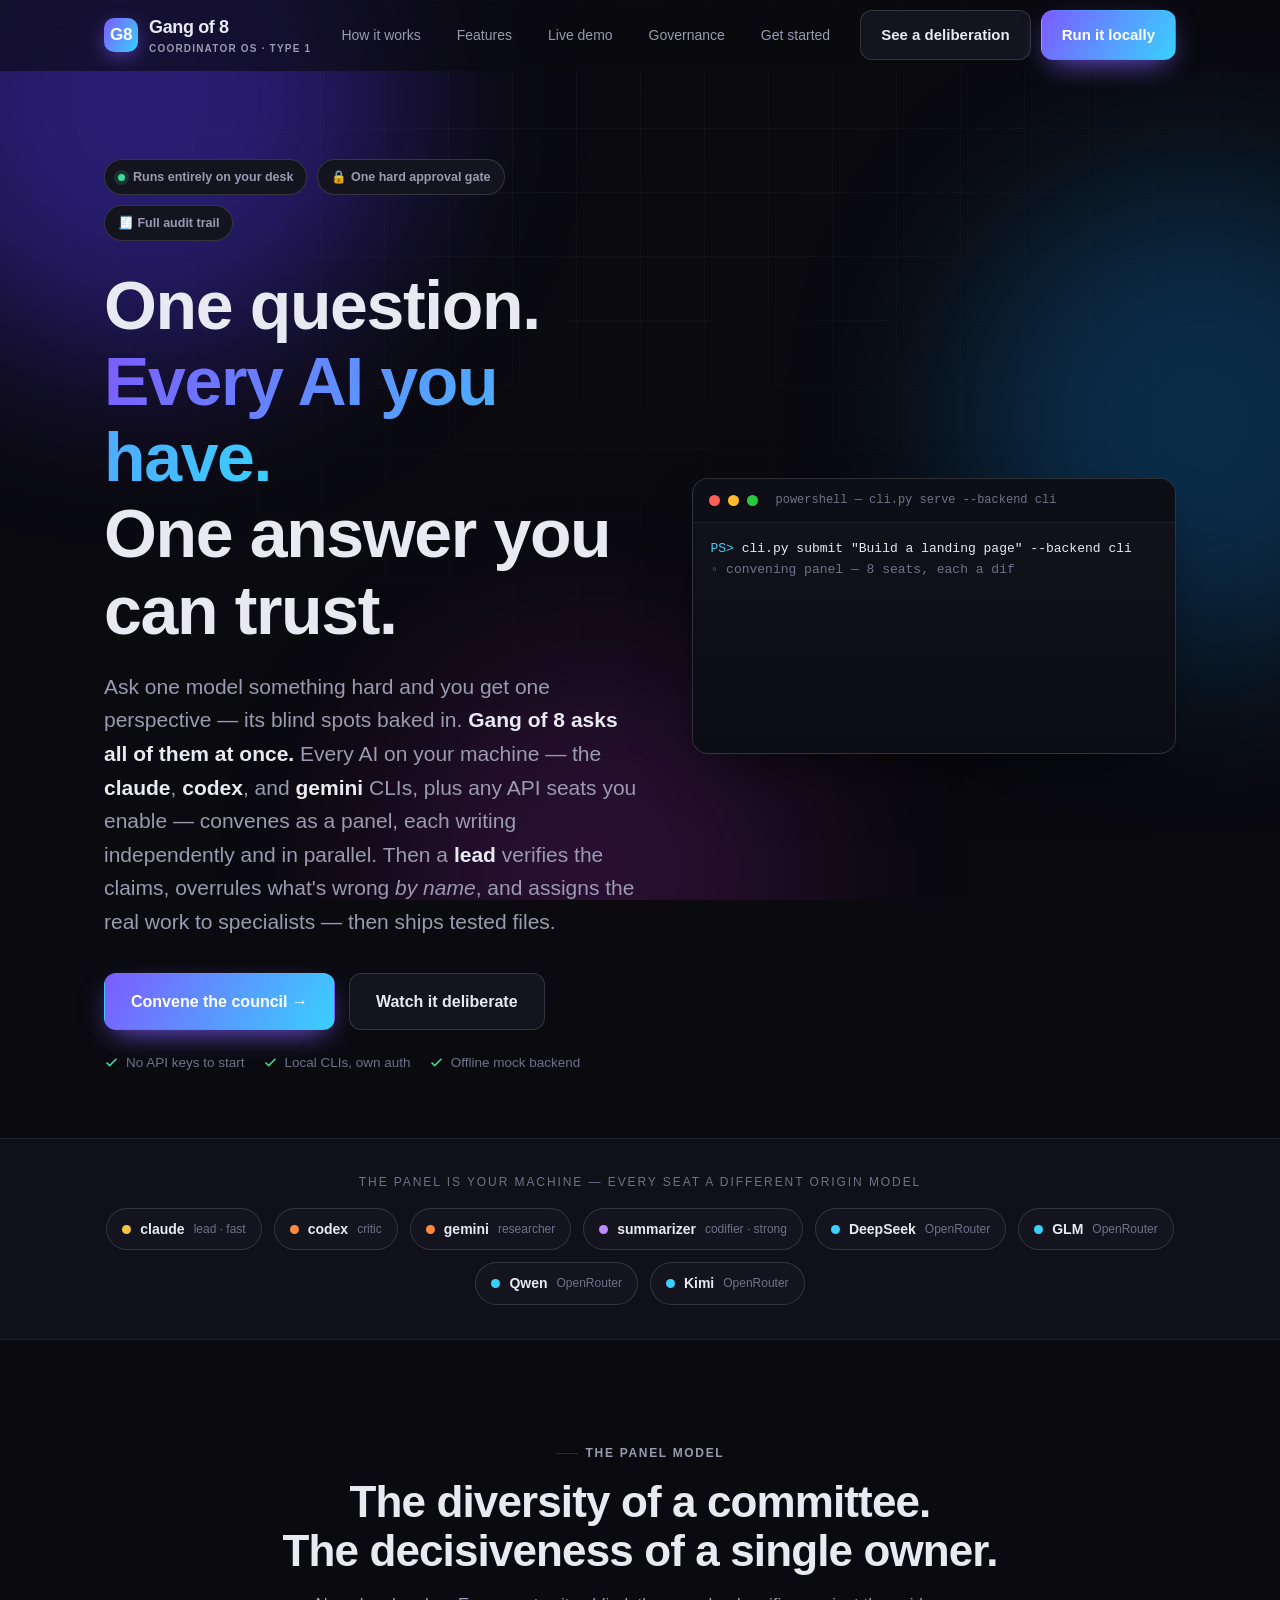
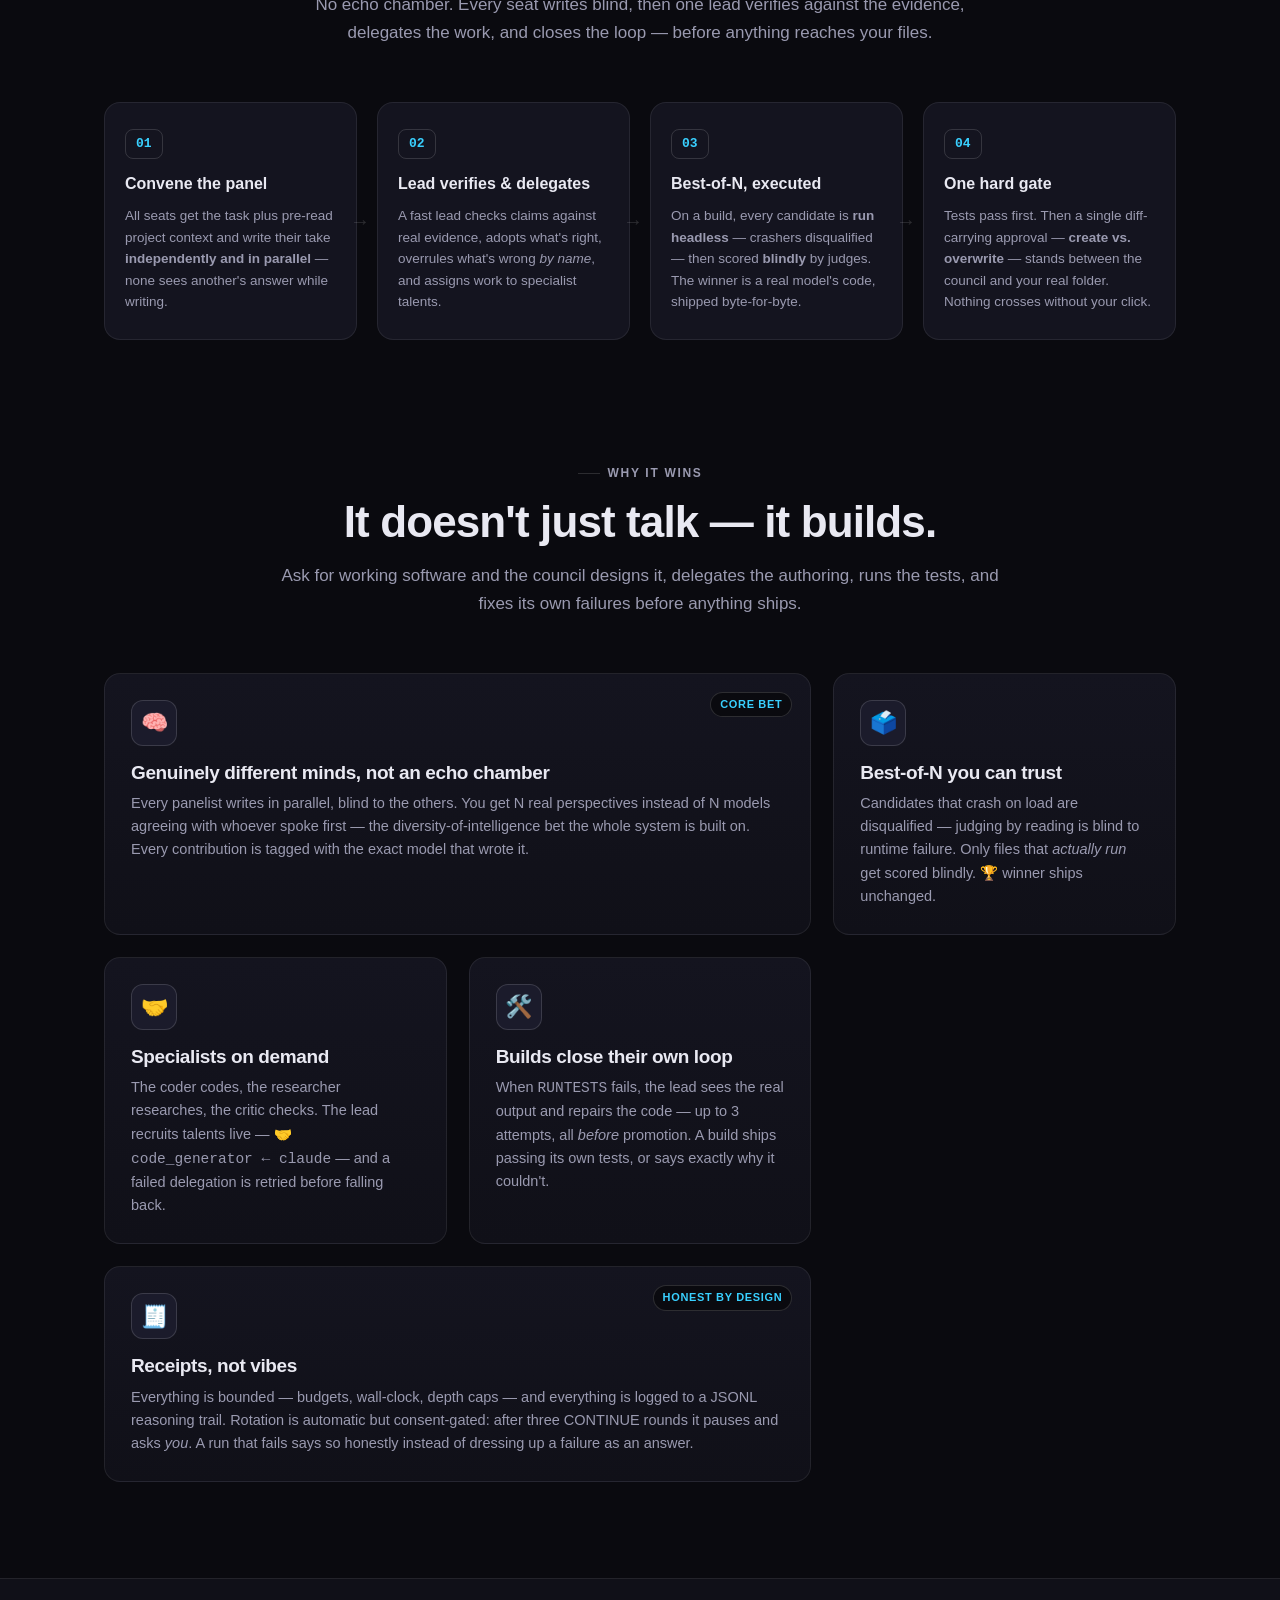
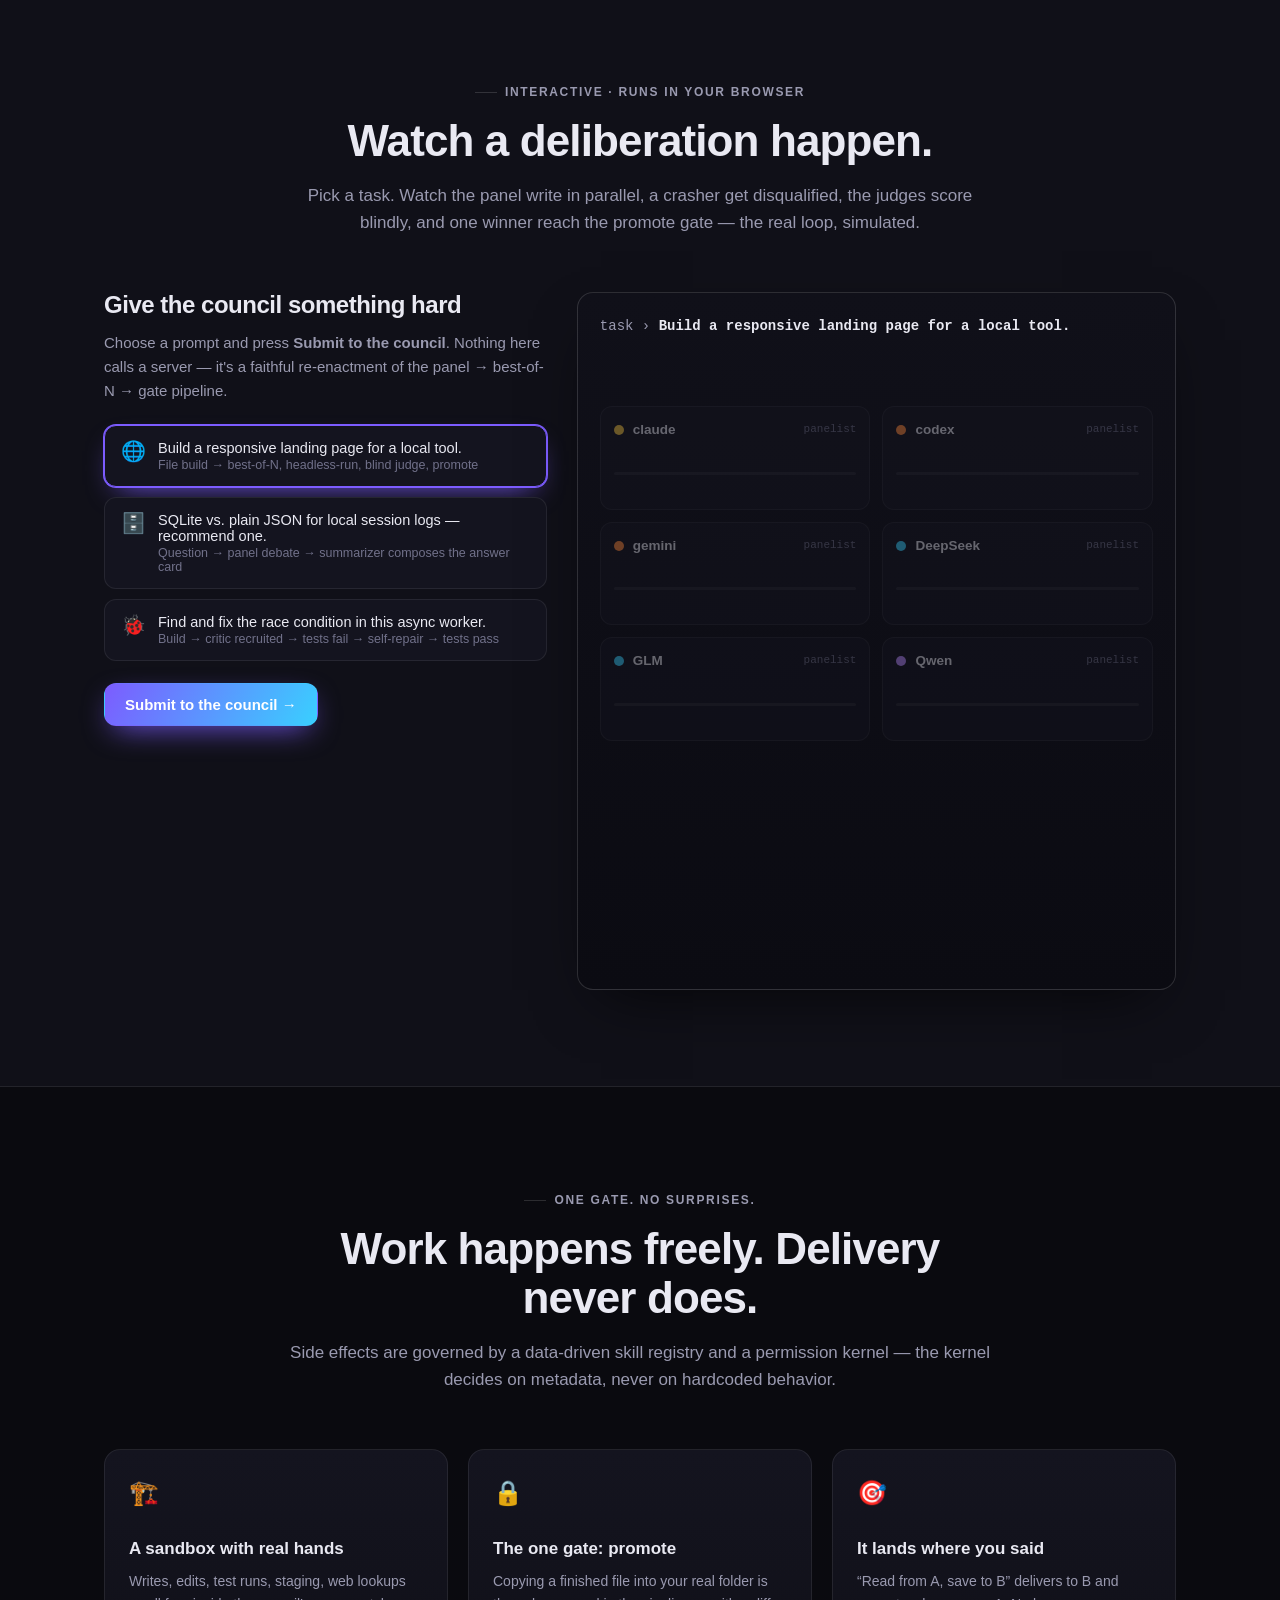
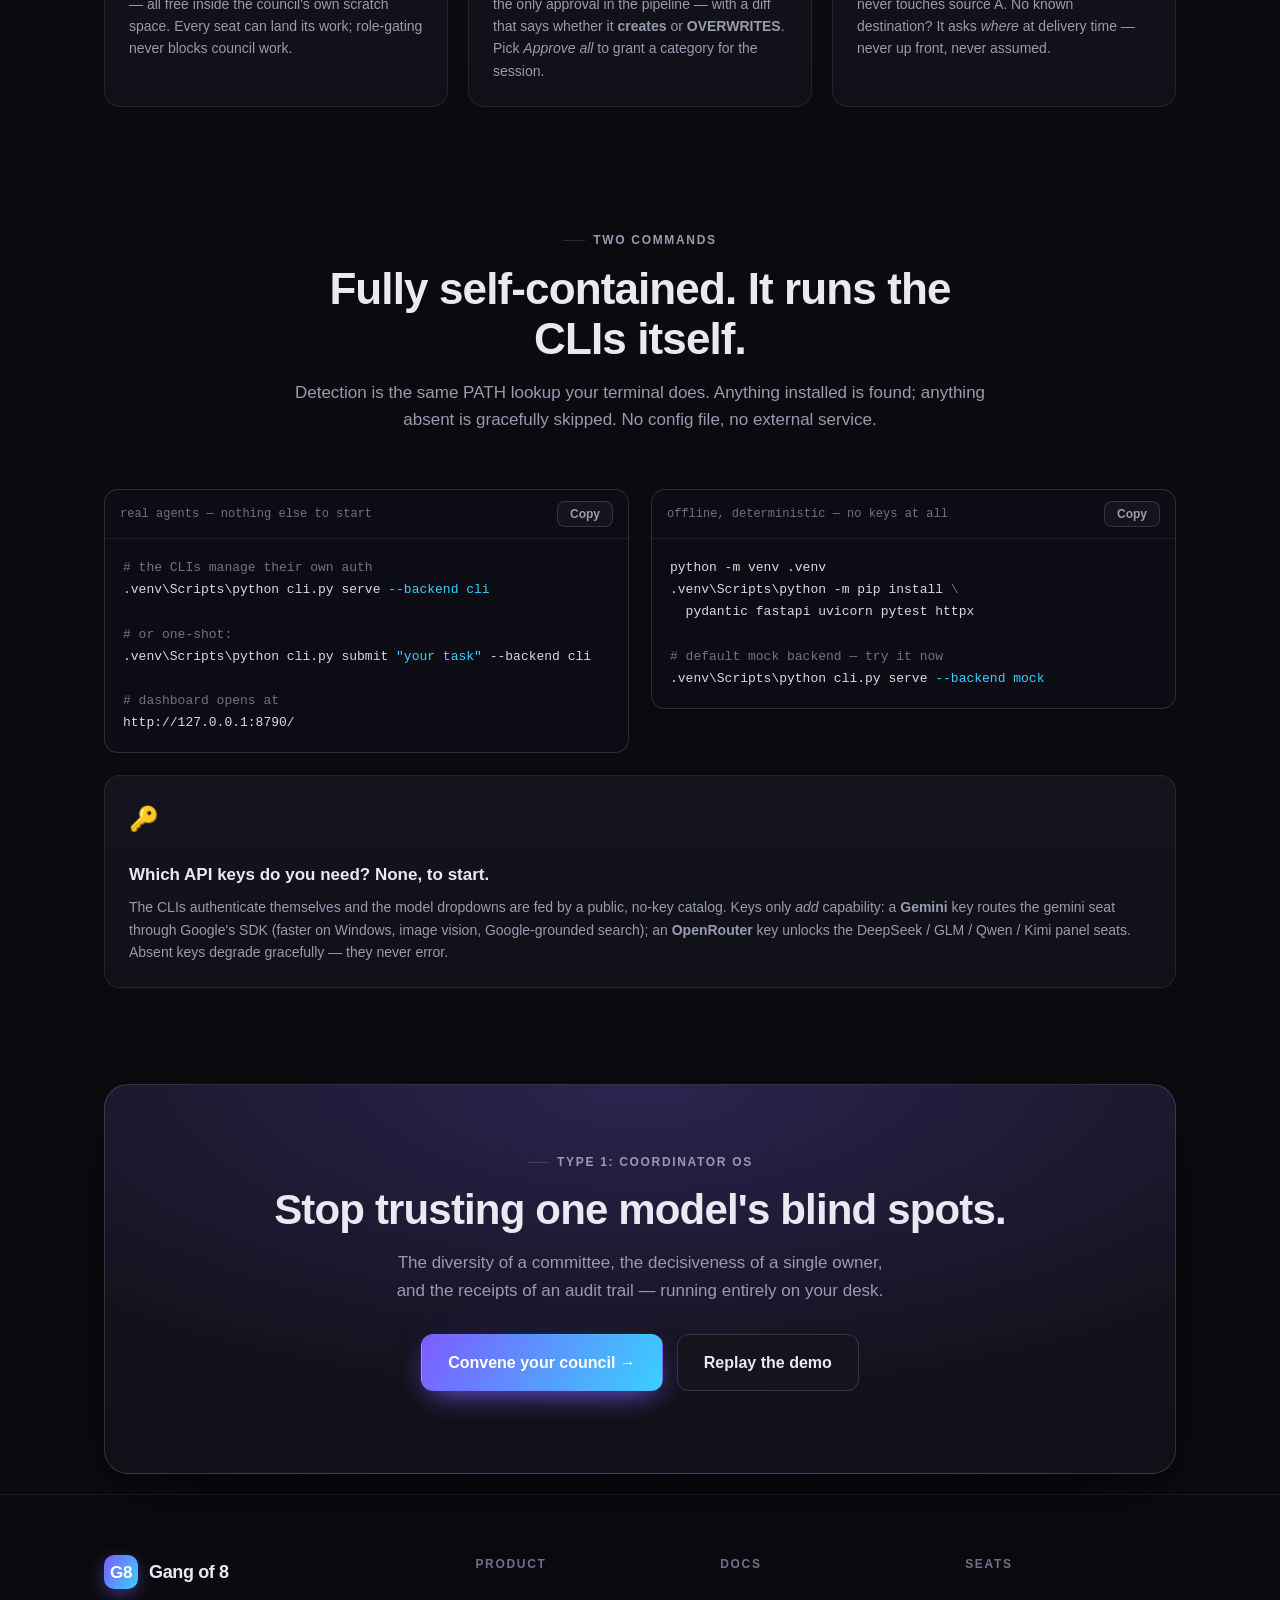
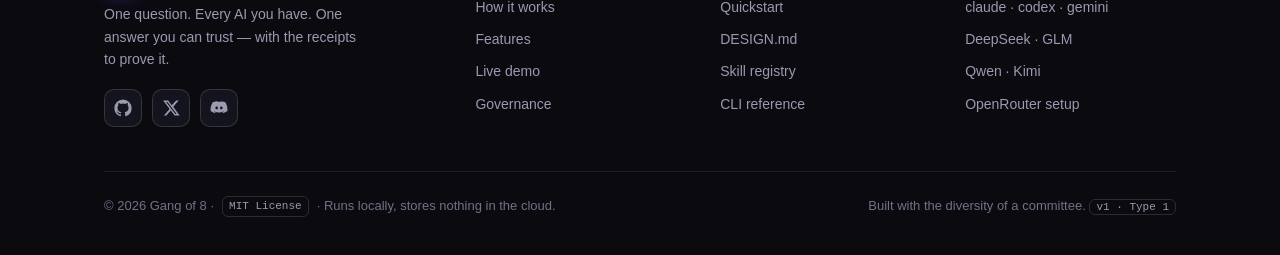
<file: demo.html>
<!DOCTYPE html>
<html lang="en" class="no-js">
<head>
<meta charset="UTF-8" />
<meta name="viewport" content="width=device-width, initial-scale=1.0" />
<title>Gang of 8 — One question. Every AI you have. One answer you can trust.</title>
<meta name="description" content="Gang of 8 convenes every AI on your machine as a panel — each writing independently — then a lead verifies, delegates, and ships real, tested files behind one hard approval gate. The diversity of a committee, the decisiveness of a single owner, the receipts of an audit trail." />
<meta name="color-scheme" content="dark" />
<meta property="og:title" content="Gang of 8 — Coordinator OS" />
<meta property="og:description" content="Ask one thing. Every AI you have answers independently and in parallel. A lead verifies the claims, assigns the real work to specialists, and ships tested files — behind one hard gate." />
<meta property="og:type" content="website" />
<link rel="icon" href="data:image/svg+xml,%3Csvg xmlns='http://www.w3.org/2000/svg' viewBox='0 0 100 100'%3E%3Ctext y='.9em' font-size='90'%3E%F0%9F%9B%A1%EF%B8%8F%3C/text%3E%3C/svg%3E" />
<style>
  :root{
    --bg:#0a0a0f;
    --bg-soft:#101018;
    --panel:#14141f;
    --panel-2:#1b1b2b;
    --line:rgba(255,255,255,.08);
    --line-strong:rgba(255,255,255,.14);
    --text:#e9e9f2;
    --muted:#9a9ab0;
    --muted-2:#71718a;
    --lead:#f5c542;      /* yellow — the lead */
    --panelist:#ff8a3d;  /* orange — panelists */
    --summ:#b98bff;      /* purple — summarizer */
    --critic:#ff5d6c;    /* red — talents */
    --ok:#3ddc97;
    --brand:#7c5cff;
    --brand-2:#39d0ff;
    --grad:linear-gradient(120deg,var(--brand),var(--brand-2));
    --radius:16px;
    --shadow:0 24px 60px -24px rgba(0,0,0,.75);
    --maxw:1120px;
    --font:"Inter",-apple-system,BlinkMacSystemFont,"Segoe UI",Roboto,Helvetica,Arial,sans-serif;
    --mono:"SFMono-Regular",ui-monospace,"JetBrains Mono","Cascadia Code",Consolas,monospace;
  }
  *,*::before,*::after{box-sizing:border-box}
  html{scroll-behavior:smooth}
  @media (prefers-reduced-motion:reduce){html{scroll-behavior:auto}}
  body{
    margin:0;
    font-family:var(--font);
    background:var(--bg);
    color:var(--text);
    line-height:1.6;
    -webkit-font-smoothing:antialiased;
    text-rendering:optimizeLegibility;
    overflow-x:hidden;
  }
  a{color:inherit;text-decoration:none}
  h1,h2,h3{line-height:1.12;letter-spacing:-.02em;margin:0}
  p{margin:0}
  img{max-width:100%}
  ::selection{background:var(--brand);color:#fff}
  .wrap{width:100%;max-width:var(--maxw);margin:0 auto;padding:0 24px}
  .grad-text{background:var(--grad);-webkit-background-clip:text;background-clip:text;color:transparent}
  .eyebrow{
    display:inline-flex;align-items:center;gap:8px;
    font-size:12px;font-weight:600;letter-spacing:.14em;text-transform:uppercase;
    color:var(--muted);
  }
  .eyebrow::before{content:"";width:22px;height:1px;background:var(--line-strong)}

  /* ---------- Ambient background ---------- */
  .bg-fx{position:fixed;inset:0;z-index:-1;pointer-events:none;overflow:hidden}
  .blob{position:absolute;border-radius:50%;filter:blur(90px);opacity:.5}
  .blob.a{width:520px;height:520px;background:#4b2fd4;top:-160px;left:-120px}
  .blob.b{width:480px;height:480px;background:#0e6fb8;top:20%;right:-160px;opacity:.35}
  .blob.c{width:420px;height:420px;background:#7c1f8f;bottom:-180px;left:30%;opacity:.28}
  .grid-lines{position:absolute;inset:0;
    background-image:linear-gradient(var(--line) 1px,transparent 1px),linear-gradient(90deg,var(--line) 1px,transparent 1px);
    background-size:64px 64px;mask-image:radial-gradient(circle at 50% 0,#000,transparent 70%);opacity:.5}

  /* ---------- Nav ---------- */
  header.nav{position:sticky;top:0;z-index:50;
    backdrop-filter:blur(14px);
    background:rgba(10,10,15,.62);
    border-bottom:1px solid transparent;
    transition:border-color .3s,background .3s}
  header.nav.scrolled{border-bottom-color:var(--line);background:rgba(10,10,15,.85)}
  .nav-inner{display:flex;align-items:center;justify-content:space-between;height:70px}
  .brand{display:flex;align-items:center;gap:11px;font-weight:800;letter-spacing:-.02em;font-size:18px}
  .brand .mark{
    width:34px;height:34px;border-radius:10px;display:grid;place-items:center;
    background:var(--grad);color:#fff;font-size:17px;font-weight:800;
    box-shadow:0 6px 22px -6px var(--brand)}
  .brand small{display:block;font-size:10px;font-weight:600;letter-spacing:.12em;color:var(--muted);text-transform:uppercase}
  nav.links{display:flex;align-items:center;gap:8px}
  nav.links a{padding:9px 14px;border-radius:10px;color:var(--muted);font-size:14px;font-weight:500;transition:.2s}
  nav.links a:hover{color:var(--text);background:var(--panel)}
  .btn{
    display:inline-flex;align-items:center;justify-content:center;gap:8px;
    font-family:var(--font);font-size:15px;font-weight:600;cursor:pointer;
    padding:12px 20px;border-radius:12px;border:1px solid transparent;
    transition:transform .15s ease,box-shadow .2s,background .2s,border-color .2s;white-space:nowrap}
  .btn:active{transform:translateY(1px)}
  .btn-primary{background:var(--grad);color:#fff;box-shadow:0 10px 30px -10px var(--brand)}
  .btn-primary:hover{box-shadow:0 16px 40px -12px var(--brand);transform:translateY(-1px)}
  .btn-ghost{background:var(--panel);color:var(--text);border-color:var(--line-strong)}
  .btn-ghost:hover{border-color:#fff3;background:var(--panel-2)}
  .btn-lg{padding:15px 26px;font-size:16px}
  .nav-cta{display:flex;align-items:center;gap:10px}
  .burger{display:none;background:var(--panel);border:1px solid var(--line-strong);border-radius:10px;width:42px;height:42px;cursor:pointer;color:var(--text)}
  .burger span{display:block;width:18px;height:2px;background:currentColor;margin:3px auto;border-radius:2px;transition:.25s}
  .burger.open span:nth-child(1){transform:translateY(5px) rotate(45deg)}
  .burger.open span:nth-child(2){opacity:0}
  .burger.open span:nth-child(3){transform:translateY(-5px) rotate(-45deg)}

  /* ---------- Hero ---------- */
  .hero{position:relative;padding:88px 0 64px}
  .badge-row{display:flex;flex-wrap:wrap;gap:10px;margin-bottom:26px}
  .pill{
    display:inline-flex;align-items:center;gap:8px;font-size:12.5px;font-weight:600;
    padding:7px 13px;border-radius:999px;border:1px solid var(--line-strong);
    background:var(--panel);color:var(--muted)}
  .pill .dot{width:7px;height:7px;border-radius:50%;background:var(--ok);box-shadow:0 0 0 4px rgba(61,220,151,.15)}
  .hero h1{font-size:clamp(38px,6.4vw,68px);font-weight:800;margin-bottom:22px;max-width:16ch}
  .hero .lede{font-size:clamp(17px,2.2vw,21px);color:var(--muted);max-width:60ch;margin-bottom:34px}
  .hero .lede b{color:var(--text);font-weight:600}
  .cta-row{display:flex;flex-wrap:wrap;gap:14px;align-items:center;margin-bottom:22px}
  .cta-sub{display:flex;align-items:center;gap:18px;color:var(--muted-2);font-size:13.5px;flex-wrap:wrap}
  .cta-sub span{display:inline-flex;align-items:center;gap:7px}
  .cta-sub svg{width:15px;height:15px;color:var(--ok)}

  .hero-grid{display:grid;grid-template-columns:1.05fr .95fr;gap:52px;align-items:center}
  @media(max-width:940px){.hero-grid{grid-template-columns:1fr;gap:40px}}

  /* ---------- Terminal card in hero ---------- */
  .term{
    background:linear-gradient(180deg,#12121c,#0c0c14);
    border:1px solid var(--line-strong);border-radius:var(--radius);
    box-shadow:var(--shadow);overflow:hidden;font-family:var(--mono);font-size:13px}
  .term-bar{display:flex;align-items:center;gap:8px;padding:12px 16px;border-bottom:1px solid var(--line);background:#0e0e16}
  .term-bar .tl{width:11px;height:11px;border-radius:50%}
  .tl.r{background:#ff5f57}.tl.y{background:#febc2e}.tl.g{background:#28c840}
  .term-bar .path{margin-left:10px;color:var(--muted-2);font-size:12px}
  .term-body{padding:16px 18px 20px;min-height:230px}
  .tline{margin:0 0 6px;white-space:pre-wrap;word-break:break-word}
  .tprompt{color:var(--brand-2)}
  .tcmd{color:#e9e9f2}
  .tdim{color:var(--muted-2)}
  .tok{color:var(--ok)}
  .tlead{color:var(--lead)}
  .tpanel{color:var(--panelist)}
  .tsumm{color:var(--summ)}
  .cursor{display:inline-block;width:9px;height:16px;background:var(--brand-2);vertical-align:-3px;animation:blink 1s steps(1) infinite}
  @keyframes blink{50%{opacity:0}}

  /* ---------- Sections ---------- */
  section{position:relative}
  .sec{padding:96px 0}
  .sec-head{max-width:720px;margin:0 auto 56px;text-align:center}
  .sec-head h2{font-size:clamp(28px,4.4vw,44px);font-weight:800;margin:14px 0 16px}
  .sec-head p{color:var(--muted);font-size:17px}

  /* Logos / roster strip */
  .roster{padding:34px 0;border-top:1px solid var(--line);border-bottom:1px solid var(--line);background:var(--bg-soft)}
  .roster .wrap{display:flex;flex-direction:column;gap:16px;align-items:center}
  .roster .label{font-size:12px;letter-spacing:.16em;text-transform:uppercase;color:var(--muted-2)}
  .chips{display:flex;flex-wrap:wrap;gap:12px;justify-content:center}
  .chip{
    display:inline-flex;align-items:center;gap:9px;padding:9px 15px;border-radius:999px;
    border:1px solid var(--line-strong);background:var(--panel);font-size:14px;font-weight:600;color:var(--text)}
  .chip .seat-dot{width:9px;height:9px;border-radius:50%}
  .chip small{color:var(--muted-2);font-weight:500;font-size:12px}

  /* Feature grid */
  .fgrid{display:grid;grid-template-columns:repeat(3,1fr);gap:22px}
  @media(max-width:900px){.fgrid{grid-template-columns:1fr 1fr}}
  @media(max-width:600px){.fgrid{grid-template-columns:1fr}}
  .card{
    background:linear-gradient(180deg,var(--panel),var(--bg-soft));
    border:1px solid var(--line);border-radius:var(--radius);padding:26px;
    position:relative;overflow:hidden;transition:transform .25s,border-color .25s,box-shadow .25s}
  .card:hover{transform:translateY(-4px);border-color:var(--line-strong);box-shadow:var(--shadow)}
  .card .ico{width:46px;height:46px;border-radius:12px;display:grid;place-items:center;font-size:22px;margin-bottom:16px;
    background:var(--panel-2);border:1px solid var(--line-strong)}
  .card h3{font-size:19px;margin-bottom:9px}
  .card p{color:var(--muted);font-size:14.5px}
  .card.span2{grid-column:span 2}
  @media(max-width:900px){.card.span2{grid-column:span 1}}
  .card .tag{position:absolute;top:18px;right:18px;font-size:11px;font-weight:700;letter-spacing:.06em;
    color:var(--brand-2);border:1px solid var(--line-strong);padding:3px 9px;border-radius:999px;background:var(--bg)}

  /* ---------- Interactive showcase ---------- */
  .show{background:var(--bg-soft);border-top:1px solid var(--line);border-bottom:1px solid var(--line)}
  .demo{display:grid;grid-template-columns:.85fr 1.15fr;gap:30px;align-items:stretch}
  @media(max-width:980px){.demo{grid-template-columns:1fr}}
  .demo-left h3{font-size:24px;margin-bottom:12px}
  .demo-left p{color:var(--muted);margin-bottom:22px;font-size:15px}
  .task-list{display:flex;flex-direction:column;gap:10px}
  .task{
    text-align:left;cursor:pointer;border:1px solid var(--line);background:var(--panel);
    border-radius:12px;padding:14px 16px;color:var(--text);font-size:14.5px;font-weight:500;
    display:flex;gap:12px;align-items:flex-start;transition:.2s;font-family:var(--font)}
  .task:hover{border-color:var(--line-strong);background:var(--panel-2)}
  .task.active{border-color:var(--brand);box-shadow:0 0 0 1px var(--brand),0 12px 30px -14px var(--brand)}
  .task .k{font-size:20px;line-height:1.1}
  .task small{display:block;color:var(--muted-2);font-weight:400;font-size:12.5px;margin-top:2px}
  .run-row{margin-top:22px;display:flex;gap:12px;align-items:center}
  #replay{display:none}

  .stage{
    background:linear-gradient(180deg,#101019,#0b0b12);
    border:1px solid var(--line-strong);border-radius:var(--radius);
    box-shadow:var(--shadow);padding:22px;display:flex;flex-direction:column;min-height:460px}
  .stage-top{display:flex;align-items:center;justify-content:space-between;gap:12px;margin-bottom:16px;flex-wrap:wrap}
  .stage-top .q{font-size:14px;color:var(--muted);font-family:var(--mono)}
  .stage-top .q b{color:var(--text)}
  .status-banner{
    display:flex;align-items:center;gap:10px;font-size:13px;color:var(--lead);
    background:rgba(245,197,66,.08);border:1px solid rgba(245,197,66,.25);
    padding:9px 13px;border-radius:10px;font-family:var(--mono)}
  .status-banner .spin{width:13px;height:13px;border:2px solid rgba(245,197,66,.3);border-top-color:var(--lead);border-radius:50%;animation:spin .8s linear infinite}
  .status-banner.done{color:var(--ok);background:rgba(61,220,151,.08);border-color:rgba(61,220,151,.28)}
  .status-banner.done .spin{display:none}
  @keyframes spin{to{transform:rotate(360deg)}}

  .seatgrid{display:grid;grid-template-columns:1fr 1fr;gap:12px;margin:6px 0 4px}
  @media(max-width:520px){.seatgrid{grid-template-columns:1fr}}
  .seat{
    border:1px solid var(--line);border-radius:12px;padding:12px 13px;background:var(--panel);
    opacity:.4;transform:translateY(6px);transition:opacity .4s,transform .4s,border-color .3s,box-shadow .3s;position:relative}
  .seat.in{opacity:1;transform:none}
  .seat-head{display:flex;align-items:center;gap:9px;margin-bottom:7px}
  .seat-head .seat-dot{width:10px;height:10px;border-radius:50%;flex:none}
  .seat-name{font-weight:700;font-size:13.5px}
  .seat-role{font-size:11px;color:var(--muted-2);font-weight:500;margin-left:auto;font-family:var(--mono)}
  .seat-body{font-size:12px;color:var(--muted);font-family:var(--mono);min-height:16px}
  .seat .state{
    position:absolute;top:10px;right:11px;font-size:11px;font-weight:700;padding:2px 8px;border-radius:999px;opacity:0;transition:opacity .3s}
  .seat.writing .state{opacity:1;content:"";background:rgba(255,138,61,.15);color:var(--panelist)}
  .bar{height:3px;border-radius:2px;background:var(--line);overflow:hidden;margin-top:8px}
  .bar i{display:block;height:100%;width:0;background:var(--panelist);transition:width .5s ease}
  .seat.done-w .bar i{background:var(--ok)}
  .verdict{margin-top:7px;font-size:11.5px;font-weight:700;display:flex;align-items:center;gap:6px;min-height:15px}
  .verdict.crash{color:var(--critic)}
  .verdict.score{color:var(--muted)}
  .verdict.win{color:var(--lead)}
  .seat.win{border-color:var(--lead);box-shadow:0 0 0 1px var(--lead),0 14px 34px -16px var(--lead)}
  .seat.crash{border-color:rgba(255,93,108,.4);opacity:.7}

  .ship{
    margin-top:auto;padding-top:16px;opacity:0;transform:translateY(8px);transition:.5s}
  .ship.in{opacity:1;transform:none}
  .ship-card{
    border:1px solid var(--ok);border-radius:12px;padding:16px 17px;
    background:linear-gradient(180deg,rgba(61,220,151,.08),transparent)}
  .ship-card .ship-h{display:flex;align-items:center;gap:9px;font-weight:700;font-size:14px;margin-bottom:6px}
  .ship-card code{font-family:var(--mono);color:var(--brand-2)}
  .ship-card p{font-size:12.5px;color:var(--muted)}
  .gate{
    margin-top:12px;display:flex;align-items:center;gap:12px;flex-wrap:wrap;
    border:1px dashed var(--line-strong);border-radius:12px;padding:12px 14px;background:var(--panel)}
  .gate .lock{font-size:18px}
  .gate .diff{font-family:var(--mono);font-size:12px;color:var(--muted)}
  .gate .diff b{color:var(--ok)}
  .gate .gate-btns{margin-left:auto;display:flex;gap:8px}
  .mini{padding:7px 14px;font-size:13px;border-radius:9px}
  .approve{background:var(--ok);color:#04150d;border:none;font-weight:700;cursor:pointer}
  .deny{background:transparent;color:var(--muted);border:1px solid var(--line-strong);cursor:pointer}
  .gate.resolved{border-style:solid;border-color:var(--ok)}
  .gate.resolved .gate-btns{display:none}
  .gate .resolved-msg{display:none;color:var(--ok);font-weight:700;font-size:13px;margin-left:auto}
  .gate.resolved .resolved-msg{display:inline}

  /* how-it-works steps */
  .steps{display:grid;grid-template-columns:repeat(4,1fr);gap:20px;counter-reset:s}
  @media(max-width:820px){.steps{grid-template-columns:1fr 1fr}}
  @media(max-width:480px){.steps{grid-template-columns:1fr}}
  .step{position:relative;padding:26px 20px;border:1px solid var(--line);border-radius:var(--radius);background:var(--panel)}
  .step::before{counter-increment:s;content:"0" counter(s);
    font-family:var(--mono);font-size:13px;font-weight:700;color:var(--brand-2);
    display:inline-block;margin-bottom:12px;padding:4px 10px;border:1px solid var(--line-strong);border-radius:8px}
  .step h4{font-size:16px;margin:0 0 8px}
  .step p{font-size:13.5px;color:var(--muted)}
  .step .arrow{position:absolute;right:-14px;top:50%;transform:translateY(-50%);color:var(--line-strong);font-size:20px;z-index:1}
  @media(max-width:820px){.step .arrow{display:none}}

  /* trust bullets */
  .trust{display:grid;grid-template-columns:repeat(3,1fr);gap:20px}
  @media(max-width:820px){.trust{grid-template-columns:1fr}}
  .tcard{padding:24px;border:1px solid var(--line);border-radius:var(--radius);
    background:linear-gradient(180deg,var(--panel),var(--bg-soft))}
  .tcard .ico{font-size:24px;margin-bottom:12px}
  .tcard h4{font-size:17px;margin-bottom:8px}
  .tcard p{color:var(--muted);font-size:14px}

  /* code block */
  .codeblock{
    background:#0c0c14;border:1px solid var(--line-strong);border-radius:14px;overflow:hidden;font-family:var(--mono)}
  .codeblock .cb-top{display:flex;align-items:center;justify-content:space-between;padding:11px 15px;border-bottom:1px solid var(--line);font-size:12px;color:var(--muted-2)}
  .codeblock pre{margin:0;padding:18px 18px;font-size:13px;overflow-x:auto;color:#d8d8e6;line-height:1.7}
  .codeblock .c-dim{color:var(--muted-2)}
  .codeblock .c-key{color:var(--brand-2)}
  .copybtn{background:var(--panel);border:1px solid var(--line-strong);color:var(--muted);
    font-family:var(--font);font-size:12px;font-weight:600;padding:5px 12px;border-radius:8px;cursor:pointer;transition:.2s}
  .copybtn:hover{color:var(--text);border-color:#fff3}

  /* CTA band */
  .cta-band{position:relative;text-align:center;padding:0}
  .cta-inner{
    border:1px solid var(--line-strong);border-radius:24px;padding:60px 30px;
    background:radial-gradient(120% 140% at 50% 0,rgba(124,92,255,.22),transparent 60%),linear-gradient(180deg,var(--panel),var(--bg-soft));
    box-shadow:var(--shadow);overflow:hidden}
  .cta-inner h2{font-size:clamp(28px,4.6vw,42px);margin-bottom:16px}
  .cta-inner p{color:var(--muted);max-width:52ch;margin:0 auto 30px;font-size:17px}

  /* footer */
  footer{border-top:1px solid var(--line);padding:60px 0 40px;margin-top:20px}
  .foot-grid{display:grid;grid-template-columns:1.6fr 1fr 1fr 1fr;gap:34px}
  @media(max-width:820px){.foot-grid{grid-template-columns:1fr 1fr}}
  @media(max-width:480px){.foot-grid{grid-template-columns:1fr}}
  .foot-brand p{color:var(--muted);font-size:14px;margin:14px 0 18px;max-width:34ch}
  .socials{display:flex;gap:10px}
  .socials a{width:38px;height:38px;border-radius:10px;display:grid;place-items:center;
    border:1px solid var(--line-strong);background:var(--panel);color:var(--muted);transition:.2s}
  .socials a:hover{color:var(--text);border-color:#fff3;transform:translateY(-2px)}
  .socials svg{width:18px;height:18px}
  .foot-col h5{font-size:12px;letter-spacing:.14em;text-transform:uppercase;color:var(--muted-2);margin:0 0 16px}
  .foot-col a{display:block;color:var(--muted);font-size:14px;padding:5px 0;transition:.2s}
  .foot-col a:hover{color:var(--text)}
  .foot-bottom{display:flex;align-items:center;justify-content:space-between;gap:16px;flex-wrap:wrap;
    margin-top:44px;padding-top:24px;border-top:1px solid var(--line);color:var(--muted-2);font-size:13px}
  .foot-bottom .lic{display:flex;gap:8px;align-items:center}
  .kbd{font-family:var(--mono);font-size:11px;border:1px solid var(--line-strong);border-radius:6px;padding:1px 6px;color:var(--muted)}

  /* reveal on scroll */
  .reveal{opacity:0;transform:translateY(26px);transition:opacity .7s cubic-bezier(.2,.7,.2,1),transform .7s cubic-bezier(.2,.7,.2,1)}
  .reveal.vis{opacity:1;transform:none}
  .no-js .reveal{opacity:1;transform:none}

  /* mobile nav panel */
  @media(max-width:820px){
    nav.links{position:fixed;inset:70px 0 auto 0;flex-direction:column;align-items:stretch;gap:4px;
      background:rgba(10,10,15,.97);border-bottom:1px solid var(--line);padding:16px 24px 24px;
      transform:translateY(-140%);transition:transform .3s ease;backdrop-filter:blur(14px)}
    nav.links.open{transform:none}
    nav.links a{padding:13px 12px;font-size:16px;border-radius:10px}
    .nav-cta .btn-ghost{display:none}
    .burger{display:block}
  }
</style>
</head>
<body>
<div class="bg-fx" aria-hidden="true">
  <div class="grid-lines"></div>
  <div class="blob a"></div><div class="blob b"></div><div class="blob c"></div>
</div>

<!-- ============ NAV ============ -->
<header class="nav" id="nav">
  <div class="wrap nav-inner">
    <a class="brand" href="#top" aria-label="Gang of 8 home">
      <span class="mark">G8</span>
      <span>Gang&nbsp;of&nbsp;8<small>Coordinator OS · Type 1</small></span>
    </a>
    <nav class="links" id="menu">
      <a href="#how">How it works</a>
      <a href="#features">Features</a>
      <a href="#showcase">Live demo</a>
      <a href="#trust">Governance</a>
      <a href="#start">Get started</a>
    </nav>
    <div class="nav-cta">
      <a class="btn btn-ghost" href="#showcase">See a deliberation</a>
      <a class="btn btn-primary" href="#start">Run it locally</a>
      <button class="burger" id="burger" aria-label="Toggle menu" aria-expanded="false">
        <span></span><span></span><span></span>
      </button>
    </div>
  </div>
</header>

<main id="top">
<!-- ============ HERO ============ -->
<section class="hero">
  <div class="wrap hero-grid">
    <div>
      <div class="badge-row reveal">
        <span class="pill"><span class="dot"></span>Runs entirely on your desk</span>
        <span class="pill">🔒 One hard approval gate</span>
        <span class="pill">🧾 Full audit trail</span>
      </div>
      <h1 class="reveal">One question.<br><span class="grad-text">Every AI you have.</span><br>One answer you can trust.</h1>
      <p class="lede reveal">
        Ask one model something hard and you get one perspective — its blind spots baked in.
        <b>Gang of 8 asks all of them at once.</b> Every AI on your machine — the <b>claude</b>, <b>codex</b>,
        and <b>gemini</b> CLIs, plus any API seats you enable — convenes as a panel, each writing
        independently and in parallel. Then a <b>lead</b> verifies the claims, overrules what's wrong
        <em>by name</em>, and assigns the real work to specialists — then ships tested files.
      </p>
      <div class="cta-row reveal">
        <a class="btn btn-primary btn-lg" href="#start">Convene the council →</a>
        <a class="btn btn-ghost btn-lg" href="#showcase">Watch it deliberate</a>
      </div>
      <div class="cta-sub reveal">
        <span><svg viewBox="0 0 24 24" fill="none" stroke="currentColor" stroke-width="2.4"><path d="M20 6L9 17l-5-5"/></svg>No API keys to start</span>
        <span><svg viewBox="0 0 24 24" fill="none" stroke="currentColor" stroke-width="2.4"><path d="M20 6L9 17l-5-5"/></svg>Local CLIs, own auth</span>
        <span><svg viewBox="0 0 24 24" fill="none" stroke="currentColor" stroke-width="2.4"><path d="M20 6L9 17l-5-5"/></svg>Offline mock backend</span>
      </div>
    </div>

    <div class="term reveal" aria-hidden="true">
      <div class="term-bar">
        <span class="tl r"></span><span class="tl y"></span><span class="tl g"></span>
        <span class="path">powershell — cli.py serve --backend cli</span>
      </div>
      <div class="term-body" id="heroTerm"></div>
    </div>
  </div>
</section>

<!-- ============ ROSTER STRIP ============ -->
<div class="roster">
  <div class="wrap">
    <span class="label">The panel is your machine — every seat a different origin model</span>
    <div class="chips">
      <span class="chip"><span class="seat-dot" style="background:var(--lead)"></span>claude <small>lead · fast</small></span>
      <span class="chip"><span class="seat-dot" style="background:var(--panelist)"></span>codex <small>critic</small></span>
      <span class="chip"><span class="seat-dot" style="background:var(--panelist)"></span>gemini <small>researcher</small></span>
      <span class="chip"><span class="seat-dot" style="background:var(--summ)"></span>summarizer <small>codifier · strong</small></span>
      <span class="chip"><span class="seat-dot" style="background:var(--brand-2)"></span>DeepSeek <small>OpenRouter</small></span>
      <span class="chip"><span class="seat-dot" style="background:var(--brand-2)"></span>GLM <small>OpenRouter</small></span>
      <span class="chip"><span class="seat-dot" style="background:var(--brand-2)"></span>Qwen <small>OpenRouter</small></span>
      <span class="chip"><span class="seat-dot" style="background:var(--brand-2)"></span>Kimi <small>OpenRouter</small></span>
    </div>
  </div>
</div>

<!-- ============ HOW IT WORKS ============ -->
<section class="sec" id="how">
  <div class="wrap">
    <div class="sec-head reveal">
      <span class="eyebrow">The panel model</span>
      <h2>The diversity of a committee.<br>The decisiveness of a single owner.</h2>
      <p>No echo chamber. Every seat writes blind, then one lead verifies against the evidence, delegates the work, and closes the loop — before anything reaches your files.</p>
    </div>
    <div class="steps">
      <div class="step reveal">
        <span class="arrow">→</span>
        <h4>Convene the panel</h4>
        <p>All seats get the task plus pre-read project context and write their take <b>independently and in parallel</b> — none sees another's answer while writing.</p>
      </div>
      <div class="step reveal">
        <span class="arrow">→</span>
        <h4>Lead verifies &amp; delegates</h4>
        <p>A fast lead checks claims against real evidence, adopts what's right, overrules what's wrong <em>by name</em>, and assigns work to specialist talents.</p>
      </div>
      <div class="step reveal">
        <span class="arrow">→</span>
        <h4>Best-of-N, executed</h4>
        <p>On a build, every candidate is <b>run headless</b> — crashers disqualified — then scored <b>blindly</b> by judges. The winner is a real model's code, shipped byte-for-byte.</p>
      </div>
      <div class="step reveal">
        <h4>One hard gate</h4>
        <p>Tests pass first. Then a single diff-carrying approval — <b>create vs. overwrite</b> — stands between the council and your real folder. Nothing crosses without your click.</p>
      </div>
    </div>
  </div>
</section>

<!-- ============ FEATURES ============ -->
<section class="sec" id="features" style="padding-top:20px">
  <div class="wrap">
    <div class="sec-head reveal">
      <span class="eyebrow">Why it wins</span>
      <h2>It doesn't just talk — it builds.</h2>
      <p>Ask for working software and the council designs it, delegates the authoring, runs the tests, and fixes its own failures before anything ships.</p>
    </div>
    <div class="fgrid">
      <article class="card reveal span2">
        <span class="tag">CORE BET</span>
        <div class="ico">🧠</div>
        <h3>Genuinely different minds, not an echo chamber</h3>
        <p>Every panelist writes in parallel, blind to the others. You get N real perspectives instead of N models agreeing with whoever spoke first — the diversity-of-intelligence bet the whole system is built on. Every contribution is tagged with the exact model that wrote it.</p>
      </article>
      <article class="card reveal">
        <div class="ico">🗳️</div>
        <h3>Best-of-N you can trust</h3>
        <p>Candidates that crash on load are disqualified — judging by reading is blind to runtime failure. Only files that <em>actually run</em> get scored blindly. 🏆 winner ships unchanged.</p>
      </article>
      <article class="card reveal">
        <div class="ico">🤝</div>
        <h3>Specialists on demand</h3>
        <p>The coder codes, the researcher researches, the critic checks. The lead recruits talents live — <code>🤝 code_generator ← claude</code> — and a failed delegation is retried before falling back.</p>
      </article>
      <article class="card reveal">
        <div class="ico">🛠️</div>
        <h3>Builds close their own loop</h3>
        <p>When <code>RUNTESTS</code> fails, the lead sees the real output and repairs the code — up to 3 attempts, all <em>before</em> promotion. A build ships passing its own tests, or says exactly why it couldn't.</p>
      </article>
      <article class="card reveal span2">
        <span class="tag">HONEST BY DESIGN</span>
        <div class="ico">🧾</div>
        <h3>Receipts, not vibes</h3>
        <p>Everything is bounded — budgets, wall-clock, depth caps — and everything is logged to a JSONL reasoning trail. Rotation is automatic but consent-gated: after three CONTINUE rounds it pauses and asks <em>you</em>. A run that fails says so honestly instead of dressing up a failure as an answer.</p>
      </article>
    </div>
  </div>
</section>

<!-- ============ INTERACTIVE SHOWCASE ============ -->
<section class="sec show" id="showcase">
  <div class="wrap">
    <div class="sec-head reveal">
      <span class="eyebrow">Interactive · runs in your browser</span>
      <h2>Watch a deliberation happen.</h2>
      <p>Pick a task. Watch the panel write in parallel, a crasher get disqualified, the judges score blindly, and one winner reach the promote gate — the real loop, simulated.</p>
    </div>

    <div class="demo">
      <div class="demo-left reveal">
        <h3>Give the council something hard</h3>
        <p>Choose a prompt and press <b>Submit to the council</b>. Nothing here calls a server — it's a faithful re-enactment of the panel → best-of-N → gate pipeline.</p>
        <div class="task-list" id="taskList">
          <button class="task active" data-task="0">
            <span class="k">🌐</span>
            <span>Build a responsive landing page for a local tool.
              <small>File build → best-of-N, headless-run, blind judge, promote</small></span>
          </button>
          <button class="task" data-task="1">
            <span class="k">🗄️</span>
            <span>SQLite vs. plain JSON for local session logs — recommend one.
              <small>Question → panel debate → summarizer composes the answer card</small></span>
          </button>
          <button class="task" data-task="2">
            <span class="k">🐞</span>
            <span>Find and fix the race condition in this async worker.
              <small>Build → critic recruited → tests fail → self-repair → tests pass</small></span>
          </button>
        </div>
        <div class="run-row">
          <button class="btn btn-primary" id="runBtn">Submit to the council →</button>
          <button class="btn btn-ghost" id="replay">↻ Run again</button>
        </div>
      </div>

      <div class="stage reveal" id="stage" aria-live="polite">
        <div class="stage-top">
          <div class="q">task › <b id="stageTask">Build a responsive landing page for a local tool.</b></div>
        </div>
        <div class="status-banner" id="banner" style="visibility:hidden">
          <span class="spin"></span><span id="bannerText">idle</span>
        </div>

        <div class="seatgrid" id="seatGrid"></div>

        <div class="ship" id="ship">
          <div class="ship-card">
            <div class="ship-h">🏆 Winner shipped byte-for-byte — <code id="winName">index.html</code></div>
            <p id="winWhy">Highest blind score on completeness, correctness, fidelity &amp; robustness. Credited to the model that wrote it.</p>
          </div>
          <div class="gate" id="gate">
            <span class="lock">🔒</span>
            <span class="diff">promote → <b id="diffPath">C:\Users\you\Desktop\tmp\index.html</b> · <b>CREATE new file</b></span>
            <span class="resolved-msg">✓ Approved — file written</span>
            <span class="gate-btns">
              <button class="mini approve" id="approveBtn">Approve</button>
              <button class="mini deny" id="denyBtn">Deny</button>
            </span>
          </div>
        </div>
      </div>
    </div>
  </div>
</section>

<!-- ============ GOVERNANCE / TRUST ============ -->
<section class="sec" id="trust">
  <div class="wrap">
    <div class="sec-head reveal">
      <span class="eyebrow">One gate. No surprises.</span>
      <h2>Work happens freely. Delivery never does.</h2>
      <p>Side effects are governed by a data-driven skill registry and a permission kernel — the kernel decides on metadata, never on hardcoded behavior.</p>
    </div>
    <div class="trust">
      <div class="tcard reveal">
        <div class="ico">🏗️</div>
        <h4>A sandbox with real hands</h4>
        <p>Writes, edits, test runs, staging, web lookups — all free inside the council's own scratch space. Every seat can land its work; role-gating never blocks council work.</p>
      </div>
      <div class="tcard reveal">
        <div class="ico">🔒</div>
        <h4>The one gate: promote</h4>
        <p>Copying a finished file into your real folder is the only approval in the pipeline — with a diff that says whether it <b>creates</b> or <b>OVERWRITES</b>. Pick <em>Approve all</em> to grant a category for the session.</p>
      </div>
      <div class="tcard reveal">
        <div class="ico">🎯</div>
        <h4>It lands where you said</h4>
        <p>“Read from A, save to B” delivers to B and never touches source A. No known destination? It asks <em>where</em> at delivery time — never up front, never assumed.</p>
      </div>
    </div>
  </div>
</section>

<!-- ============ GET STARTED ============ -->
<section class="sec" id="start" style="padding-top:20px">
  <div class="wrap">
    <div class="sec-head reveal">
      <span class="eyebrow">Two commands</span>
      <h2>Fully self-contained. It runs the CLIs itself.</h2>
      <p>Detection is the same PATH lookup your terminal does. Anything installed is found; anything absent is gracefully skipped. No config file, no external service.</p>
    </div>

    <div class="fgrid" style="grid-template-columns:1fr 1fr">
      <div class="reveal">
        <div class="codeblock">
          <div class="cb-top"><span>real agents — nothing else to start</span>
            <button class="copybtn" data-copy="real">Copy</button></div>
          <pre id="code-real"><span class="c-dim"># the CLIs manage their own auth</span>
.venv\Scripts\python cli.py serve <span class="c-key">--backend cli</span>

<span class="c-dim"># or one-shot:</span>
.venv\Scripts\python cli.py submit <span class="c-key">"your task"</span> --backend cli

<span class="c-dim"># dashboard opens at</span>
http://127.0.0.1:8790/</pre>
        </div>
      </div>
      <div class="reveal">
        <div class="codeblock">
          <div class="cb-top"><span>offline, deterministic — no keys at all</span>
            <button class="copybtn" data-copy="mock">Copy</button></div>
          <pre id="code-mock">python -m venv .venv
.venv\Scripts\python -m pip install <span class="c-dim">\
  </span>pydantic fastapi uvicorn pytest httpx

<span class="c-dim"># default mock backend — try it now</span>
.venv\Scripts\python cli.py serve <span class="c-key">--backend mock</span></pre>
        </div>
      </div>
    </div>

    <div style="margin-top:22px" class="reveal">
      <div class="tcard">
        <div class="ico">🔑</div>
        <h4>Which API keys do you need? None, to start.</h4>
        <p>The CLIs authenticate themselves and the model dropdowns are fed by a public, no-key catalog. Keys only <em>add</em> capability:
          a <b>Gemini</b> key routes the gemini seat through Google's SDK (faster on Windows, image vision, Google-grounded search);
          an <b>OpenRouter</b> key unlocks the DeepSeek / GLM / Qwen / Kimi panel seats. Absent keys degrade gracefully — they never error.</p>
      </div>
    </div>
  </div>
</section>

<!-- ============ CTA BAND ============ -->
<section class="sec cta-band">
  <div class="wrap">
    <div class="cta-inner reveal">
      <span class="eyebrow" style="justify-content:center">Type 1: Coordinator OS</span>
      <h2 style="margin-top:14px">Stop trusting one model's blind spots.</h2>
      <p>The diversity of a committee, the decisiveness of a single owner, and the receipts of an audit trail — running entirely on your desk.</p>
      <div class="cta-row" style="justify-content:center">
        <a class="btn btn-primary btn-lg" href="#start">Convene your council →</a>
        <a class="btn btn-ghost btn-lg" href="#showcase">Replay the demo</a>
      </div>
    </div>
  </div>
</section>
</main>

<!-- ============ FOOTER ============ -->
<footer>
  <div class="wrap">
    <div class="foot-grid">
      <div class="foot-brand">
        <a class="brand" href="#top"><span class="mark">G8</span><span>Gang&nbsp;of&nbsp;8</span></a>
        <p>One question. Every AI you have. One answer you can trust — with the receipts to prove it.</p>
        <div class="socials">
          <a href="#" aria-label="GitHub"><svg viewBox="0 0 24 24" fill="currentColor"><path d="M12 .5A11.5 11.5 0 0 0 .5 12a11.5 11.5 0 0 0 7.86 10.92c.58.1.79-.25.79-.56v-2c-3.2.7-3.88-1.37-3.88-1.37-.53-1.33-1.29-1.69-1.29-1.69-1.05-.72.08-.7.08-.7 1.16.08 1.77 1.19 1.77 1.19 1.03 1.77 2.7 1.26 3.36.96.1-.75.4-1.26.73-1.55-2.56-.29-5.26-1.28-5.26-5.7 0-1.26.45-2.29 1.19-3.1-.12-.29-.52-1.46.11-3.05 0 0 .97-.31 3.18 1.18a11 11 0 0 1 5.8 0c2.2-1.49 3.17-1.18 3.17-1.18.63 1.59.23 2.76.12 3.05.74.81 1.18 1.84 1.18 3.1 0 4.43-2.7 5.41-5.28 5.69.42.36.79 1.07.79 2.16v3.2c0 .31.21.67.8.56A11.5 11.5 0 0 0 23.5 12 11.5 11.5 0 0 0 12 .5Z"/></svg></a>
          <a href="#" aria-label="X"><svg viewBox="0 0 24 24" fill="currentColor"><path d="M18.9 2h3.3l-7.2 8.2L23.5 22h-6.6l-5.2-6.8L5.8 22H2.5l7.7-8.8L1.5 2h6.8l4.7 6.2L18.9 2Zm-1.2 18h1.8L7.4 3.9H5.5L17.7 20Z"/></svg></a>
          <a href="#" aria-label="Discord"><svg viewBox="0 0 24 24" fill="currentColor"><path d="M20.3 4.4A19.8 19.8 0 0 0 15.4 3l-.3.5c1.7.4 2.5.9 3.4 1.6a13 13 0 0 0-4-1.3 13.5 13.5 0 0 0-2.9 0 13.4 13.4 0 0 0-4 1.3c.9-.7 1.9-1.3 3.4-1.6L8.6 3a19.8 19.8 0 0 0-4.9 1.4C1.2 8.3.5 12.1.8 15.9a19.9 19.9 0 0 0 6 3l.7-1c-.7-.3-1.4-.6-2-1l.5-.3a14.2 14.2 0 0 0 12 0l.5.3c-.6.4-1.3.7-2 1l.7 1a19.8 19.8 0 0 0 6-3c.4-4.4-.7-8.2-2.6-11.5ZM8.9 13.8c-.9 0-1.7-.8-1.7-1.9s.8-1.9 1.7-1.9 1.7.9 1.7 1.9-.7 1.9-1.7 1.9Zm6.2 0c-.9 0-1.7-.8-1.7-1.9s.8-1.9 1.7-1.9 1.7.9 1.7 1.9-.7 1.9-1.7 1.9Z"/></svg></a>
        </div>
      </div>
      <div class="foot-col">
        <h5>Product</h5>
        <a href="#how">How it works</a>
        <a href="#features">Features</a>
        <a href="#showcase">Live demo</a>
        <a href="#trust">Governance</a>
      </div>
      <div class="foot-col">
        <h5>Docs</h5>
        <a href="#start">Quickstart</a>
        <a href="#">DESIGN.md</a>
        <a href="#">Skill registry</a>
        <a href="#">CLI reference</a>
      </div>
      <div class="foot-col">
        <h5>Seats</h5>
        <a href="#">claude · codex · gemini</a>
        <a href="#">DeepSeek · GLM</a>
        <a href="#">Qwen · Kimi</a>
        <a href="#">OpenRouter setup</a>
      </div>
    </div>
    <div class="foot-bottom">
      <span class="lic">© 2026 Gang of 8 · <span class="kbd">MIT License</span> · Runs locally, stores nothing in the cloud.</span>
      <span>Built with the diversity of a committee. <span class="kbd">v1 · Type&nbsp;1</span></span>
    </div>
  </div>
</footer>

<script>
(function(){
  "use strict";
  var d=document, root=d.documentElement;
  root.classList.remove("no-js");
  var reduce = window.matchMedia && window.matchMedia("(prefers-reduced-motion:reduce)").matches;

  /* ---- nav scroll shadow ---- */
  var nav=d.getElementById("nav");
  var onScroll=function(){ nav.classList.toggle("scrolled", window.scrollY>8); };
  window.addEventListener("scroll", onScroll, {passive:true}); onScroll();

  /* ---- mobile menu ---- */
  var burger=d.getElementById("burger"), menu=d.getElementById("menu");
  burger.addEventListener("click", function(){
    var open=menu.classList.toggle("open");
    burger.classList.toggle("open", open);
    burger.setAttribute("aria-expanded", open?"true":"false");
  });
  menu.addEventListener("click", function(e){
    if(e.target.tagName==="A"){ menu.classList.remove("open"); burger.classList.remove("open"); burger.setAttribute("aria-expanded","false"); }
  });

  /* ---- reveal on scroll ---- */
  var revs=[].slice.call(d.querySelectorAll(".reveal"));
  if("IntersectionObserver" in window && !reduce){
    var io=new IntersectionObserver(function(es){
      es.forEach(function(en){ if(en.isIntersecting){ en.target.classList.add("vis"); io.unobserve(en.target); } });
    },{threshold:.12, rootMargin:"0px 0px -8% 0px"});
    revs.forEach(function(el){ io.observe(el); });
  } else { revs.forEach(function(el){ el.classList.add("vis"); }); }

  /* ---- copy buttons ---- */
  [].slice.call(d.querySelectorAll(".copybtn")).forEach(function(btn){
    btn.addEventListener("click", function(){
      var id=btn.getAttribute("data-copy");
      var pre=d.getElementById("code-"+id);
      var txt=pre?pre.innerText:"";
      var done=function(){ var o=btn.textContent; btn.textContent="Copied ✓"; setTimeout(function(){ btn.textContent=o; },1400); };
      if(navigator.clipboard&&navigator.clipboard.writeText){ navigator.clipboard.writeText(txt).then(done,done); }
      else { done(); }
    });
  });

  /* ---- hero terminal typing ---- */
  var term=d.getElementById("heroTerm");
  var script=[
    {c:"tprompt",t:"PS> ",same:true},{c:"tcmd",t:"cli.py submit \"Build a landing page\" --backend cli\n"},
    {c:"tdim",t:"◦ convening panel — 8 seats, each a different origin model\n"},
    {c:"tpanel",t:"● claude · codex · gemini + DeepSeek/GLM/Qwen/Kimi writing in parallel…\n"},
    {c:"tdim",t:"🗳️ 8 candidates · 💥 1 crashed on load — disqualified\n"},
    {c:"tdim",t:"⚖️ judges scoring blindly (Candidate 1…7)…\n"},
    {c:"tlead",t:"🏆 winner: gemini · index.html — shipped byte-for-byte\n"},
    {c:"tsumm",t:"✔ RUNTESTS passed · repaired 0 failures\n"},
    {c:"tok",t:"🔒 promote → awaiting your approval (CREATE new file)\n"}
  ];
  function typeTerm(){
    term.innerHTML=""; var i=0, line=null;
    (function next(){
      if(i>=script.length){
        var cur=d.createElement("span"); cur.className="cursor"; term.appendChild(cur); return;
      }
      var seg=script[i]; var span=d.createElement("span");
      span.className="tline "+seg.c;
      if(seg.same && line){ line.appendChild(span); } else { term.appendChild(span); }
      var full=seg.t, j=0;
      var speed=reduce?0:14;
      (function ch(){
        if(reduce){ span.textContent=full; i++; setTimeout(next,120); return; }
        span.textContent=full.slice(0,j++);
        if(j<=full.length){ setTimeout(ch, speed); }
        else { line=seg.same?line:span; i++; setTimeout(next, 260); }
      })();
    })();
  }
  typeTerm();

  /* =========================================================
     INTERACTIVE SHOWCASE — panel → best-of-N → promote gate
     ========================================================= */
  var seatDefs=[
    {name:"claude",  role:"panelist", color:"var(--lead)"},
    {name:"codex",   role:"panelist", color:"var(--panelist)"},
    {name:"gemini",  role:"panelist", color:"var(--panelist)"},
    {name:"DeepSeek",role:"panelist", color:"var(--brand-2)"},
    {name:"GLM",     role:"panelist", color:"var(--brand-2)"},
    {name:"Qwen",    role:"panelist", color:"var(--summ)"}
  ];

  // per-task scenario: writing note, crashers (index), scores, winner
  var scenarios=[
    { title:"Build a responsive landing page for a local tool.",
      file:"index.html",
      path:"C:\\Users\\you\\Desktop\\tmp\\index.html",
      note:["ARTIFACT: index.html","authoring full page…","hero + features + JS demo","semantic HTML + custom CSS","responsive grid, no CDN","ARTIFACT: landing.html"],
      crash:[3], scores:[92,88,95,0,79,84], winWhy:"gemini scored highest on completeness, correctness, fidelity & robustness — headless-run, no crash. Shipped byte-for-byte." },
    { title:"SQLite vs. plain JSON for local session logs — recommend one.",
      file:"answer-card",
      path:null,
      note:["reads: concurrency needs","argues: JSON simplicity","argues: SQLite durability","cites WAL mode","weighs single-writer","SKILL: web_search ACID"],
      crash:[], scores:[90,86,88,91,83,87], prose:true,
      winWhy:"Prose task — scored purely on content. Summarizer composes the final answer card: SQLite (WAL) for concurrent local writes; JSON only if single-writer & tiny." },
    { title:"Find and fix the race condition in this async worker.",
      file:"worker.py",
      path:"C:\\Users\\you\\Desktop\\tmp\\worker.py",
      note:["ARTIFACT: worker.py","adds asyncio.Lock","SKILL: read_file worker.py","guards shared queue","🤝 critic reviews diff","RUNTESTS → fail → repair"],
      crash:[1], scores:[87,0,93,85,80,90], winWhy:"gemini's fix passed RUNTESTS after one surgical repair (critic-flagged). codex's candidate crashed on load — disqualified." }
  ];

  var stage=d.getElementById("stage"),
      grid=d.getElementById("seatGrid"),
      banner=d.getElementById("banner"),
      bannerText=d.getElementById("bannerText"),
      ship=d.getElementById("ship"),
      gate=d.getElementById("gate"),
      stageTask=d.getElementById("stageTask"),
      winName=d.getElementById("winName"),
      winWhy=d.getElementById("winWhy"),
      diffPath=d.getElementById("diffPath"),
      runBtn=d.getElementById("runBtn"),
      replay=d.getElementById("replay");

  var current=0, running=false, timers=[];
  function clearTimers(){ timers.forEach(clearTimeout); timers=[]; }
  function later(fn,ms){ var t=setTimeout(fn, reduce?Math.min(ms,60):ms); timers.push(t); return t; }

  function buildSeats(){
    grid.innerHTML="";
    seatDefs.forEach(function(s,i){
      var el=d.createElement("div");
      el.className="seat"; el.setAttribute("data-i", i);
      el.innerHTML=
        '<span class="state">writing…</span>'+
        '<div class="seat-head"><span class="seat-dot" style="background:'+s.color+'"></span>'+
        '<span class="seat-name">'+s.name+'</span>'+
        '<span class="seat-role">'+s.role+'</span></div>'+
        '<div class="seat-body"></div>'+
        '<div class="bar"><i></i></div>'+
        '<div class="verdict"></div>';
      grid.appendChild(el);
    });
  }

  function resetStage(){
    clearTimers();
    buildSeats();
    ship.classList.remove("in");
    gate.classList.remove("resolved");
    banner.classList.remove("done");
    banner.style.visibility="hidden";
    replay.style.display="none";
    runBtn.disabled=false; runBtn.textContent="Submit to the council →";
    var sc=scenarios[current];
    stageTask.textContent=sc.title;
  }

  function selectTask(i){
    current=i;
    [].slice.call(d.querySelectorAll(".task")).forEach(function(t){
      t.classList.toggle("active", +t.getAttribute("data-task")===i);
    });
    if(!running) resetStage();
  }

  function setBanner(txt, done){
    banner.style.visibility="visible";
    bannerText.textContent=txt;
    banner.classList.toggle("done", !!done);
  }

  function run(){
    if(running) return;
    running=true;
    resetStage();
    runBtn.disabled=true; runBtn.textContent="Deliberating…";
    var sc=scenarios[current];
    var seats=[].slice.call(grid.children);

    setBanner("round 1 · convening panel — all seats writing in parallel");

    // 1) seats appear + start writing (staggered but concurrent)
    seats.forEach(function(el,i){
      later(function(){ el.classList.add("in"); }, 120*i);
      later(function(){
        el.classList.add("writing");
        el.querySelector(".seat-body").textContent=sc.note[i]||"authoring…";
        var bar=el.querySelector(".bar i");
        later(function(){ bar.style.width=(40+Math.random()*40)+"%"; }, 200);
      }, 120*i+300);
    });

    // 2) all finish writing
    var writeDone=1500;
    seats.forEach(function(el){
      later(function(){
        el.classList.remove("writing"); el.classList.add("done-w");
        el.querySelector(".bar i").style.width="100%";
        el.querySelector(".state").textContent="";
      }, writeDone);
    });

    // 3) headless run + disqualify crashers
    var runPhase=writeDone+500;
    later(function(){
      setBanner(sc.prose ? "scoring blindly — prose judged on content" : "🗳️ executing candidates headless — crashers disqualified");
    }, runPhase);
    seats.forEach(function(el,i){
      later(function(){
        var v=el.querySelector(".verdict");
        if(sc.crash.indexOf(i)>-1){
          el.classList.add("crash");
          v.className="verdict crash"; v.textContent="💥 crashed on load — disqualified";
        } else {
          v.className="verdict score"; v.textContent="⚖️ scoring…";
        }
      }, runPhase+250+120*i);
    });

    // 4) blind scores land
    var scorePhase=runPhase+1400;
    later(function(){
      setBanner("⚖️ judges scored blindly (author identity stripped)");
    }, scorePhase);
    var best=-1, bestScore=-1;
    sc.scores.forEach(function(s,i){ if(s>bestScore){ bestScore=s; best=i; } });
    seats.forEach(function(el,i){
      if(sc.crash.indexOf(i)>-1) return;
      later(function(){
        var v=el.querySelector(".verdict");
        v.className="verdict score"; v.textContent="⚖️ score "+sc.scores[i]+"/100";
      }, scorePhase+250+120*i);
    });

    // 5) crown winner
    var winPhase=scorePhase+1500;
    later(function(){
      var el=seats[best];
      el.classList.add("win");
      var v=el.querySelector(".verdict");
      v.className="verdict win"; v.textContent="🏆 winner — shipped byte-for-byte";
      setBanner(sc.prose ? "summarizer composing the final answer card" : "🏆 winner selected · summarizer finishing with surgical fixes");
    }, winPhase);

    // 6) ship card + gate
    var shipPhase=winPhase+1100;
    later(function(){
      winName.textContent=sc.file;
      winWhy.textContent=sc.winWhy;
      if(sc.path){
        gate.style.display="";
        diffPath.textContent=sc.path;
      } else {
        gate.style.display="none";
      }
      ship.classList.add("in");
      setBanner(sc.prose ? "✔ answer composed — no files, no gate" : "🔒 promote gate — awaiting your approval", true);
      running=false;
      runBtn.textContent="Submit to the council →";
      replay.style.display="inline-flex";
    }, shipPhase);
  }

  // gate buttons
  d.getElementById("approveBtn").addEventListener("click", function(){
    gate.classList.add("resolved");
    setBanner("✅ approved — file written to your real folder", true);
  });
  d.getElementById("denyBtn").addEventListener("click", function(){
    gate.classList.add("resolved");
    gate.querySelector(".resolved-msg").textContent="✕ Denied — nothing left the sandbox";
    gate.style.borderColor="var(--critic)";
    setBanner("run cancelled — nothing crossed the gate", true);
  });

  // task selection
  d.getElementById("taskList").addEventListener("click", function(e){
    var btn=e.target.closest(".task"); if(!btn) return;
    selectTask(+btn.getAttribute("data-task"));
  });
  runBtn.addEventListener("click", run);
  replay.addEventListener("click", function(){ run(); });

  // init
  selectTask(0);
})();
</script>
</body>
</html>
</file>
